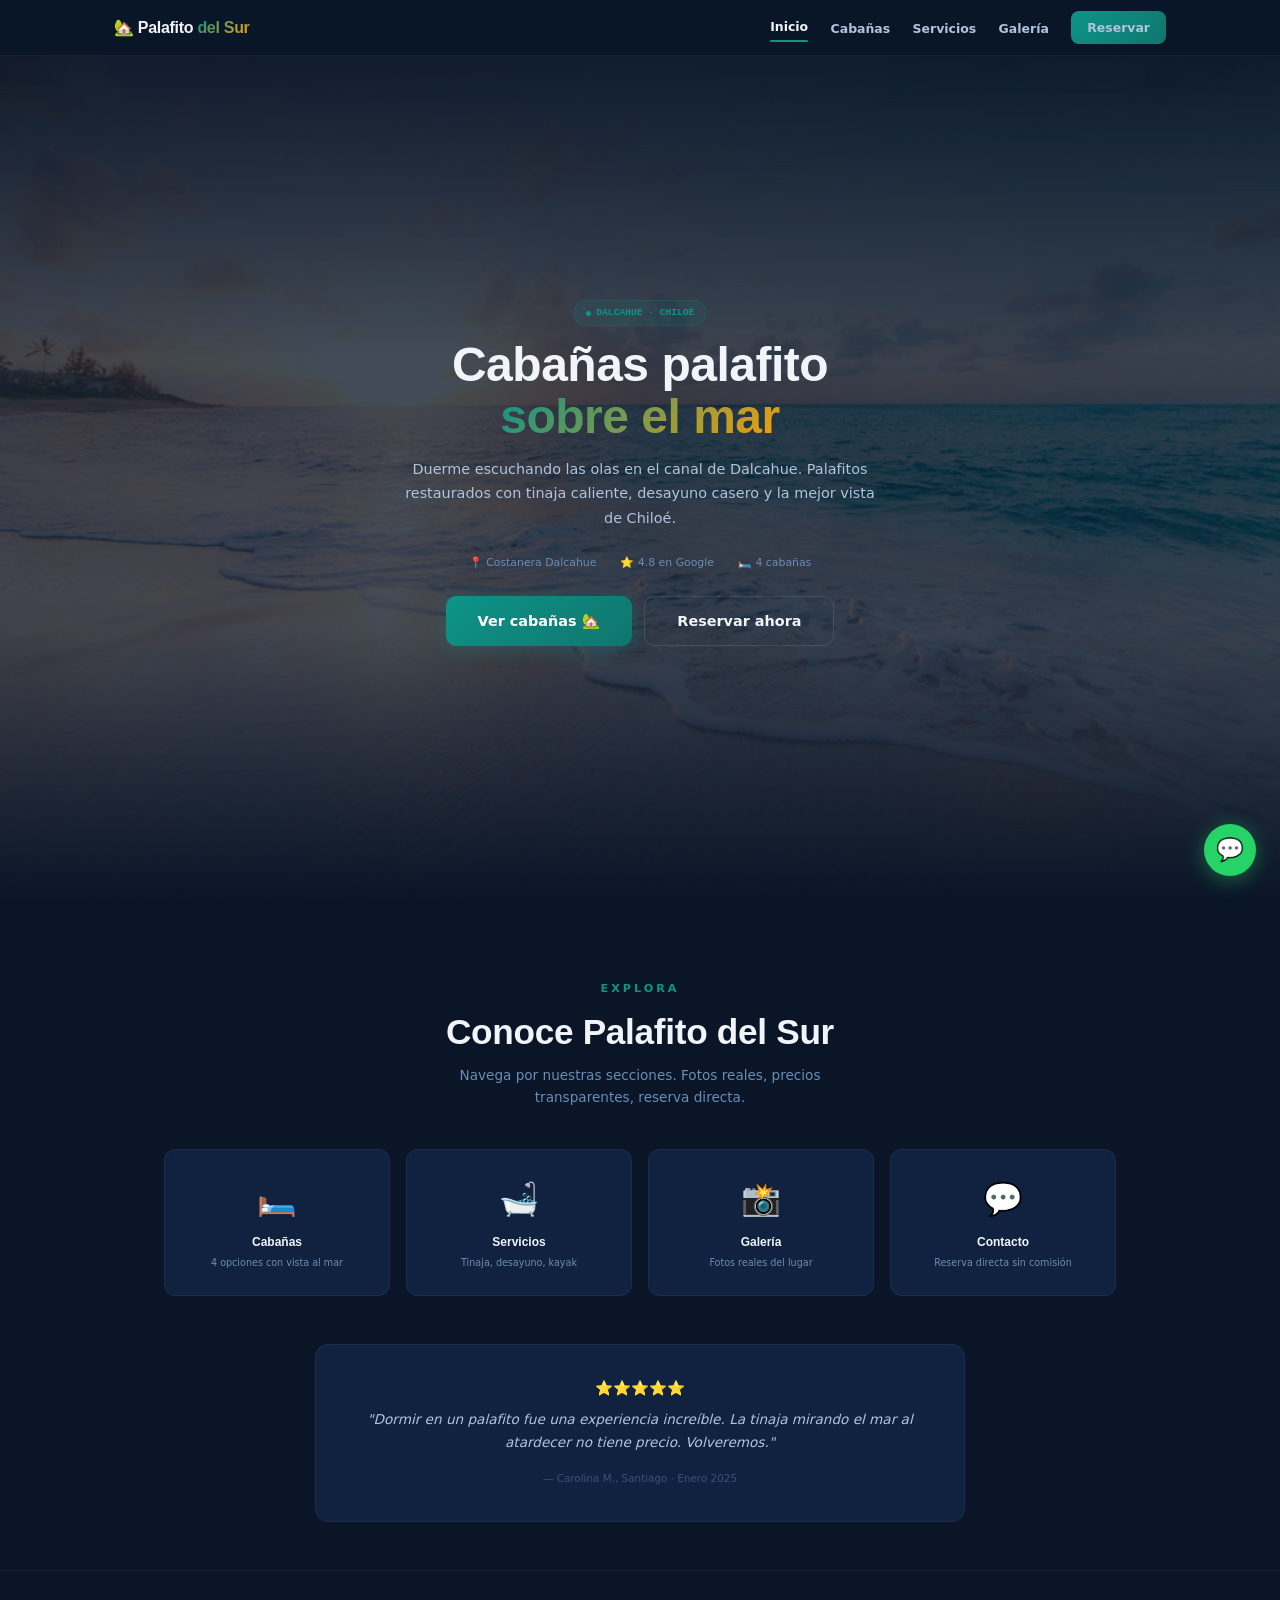
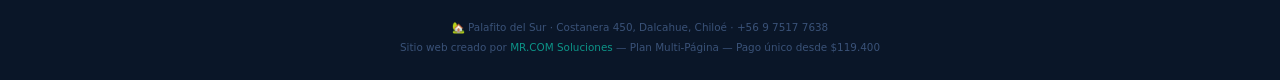
<file: index.html>
<!DOCTYPE html>
<html lang="es">
<head>
<meta charset="UTF-8">
<meta name="viewport" content="width=device-width,initial-scale=1.0">
<meta name="theme-color" content="#0A1628">
<meta name="description" content="Palafito del Sur — Cabañas con palafito sobre el mar en Dalcahue, Chiloé. Desayuno, tinaja y vista al canal.">
<meta property="og:title" content="Palafito del Sur · Cabañas en Dalcahue, Chiloé">
<meta property="og:description" content="Cabañas palafito sobre el canal de Dalcahue. Descanso con vista al mar.">
<title>Palafito del Sur · Cabañas en Dalcahue, Chiloé</title>
<link rel="stylesheet" href="style.css">
<style>
.h{min-height:100vh;display:flex;align-items:center;justify-content:center;padding:76px 1.5rem 2rem;text-align:center;position:relative}
.h::before{content:'';position:absolute;inset:0;background:url('assets/hero-bg.webp') center/cover no-repeat;opacity:.25;z-index:0}
.h::after{content:'';position:absolute;inset:0;background:linear-gradient(180deg,var(--bg) 0%,transparent 40%,transparent 70%,var(--bg) 100%);z-index:0}
.hc{max-width:700px;position:relative;z-index:1}
.hbadge{display:inline-flex;align-items:center;gap:.35rem;background:rgba(13,148,136,.1);border:1px solid var(--ba);padding:.25rem .7rem;border-radius:12px;font-size:.6rem;font-weight:600;color:var(--r);margin-bottom:.8rem;font-family:var(--fm)}
.hbadge .dot{width:5px;height:5px;border-radius:50%;background:var(--r);animation:pulse 2s infinite}@keyframes pulse{0%,100%{opacity:1}50%{opacity:.3}}
.hh{font-size:clamp(1.8rem,4.5vw,3rem);font-weight:900;line-height:1.1;letter-spacing:-.5px;margin-bottom:.8rem;font-family:var(--fd)}
.hh em{font-style:normal;background:var(--gh);-webkit-background-clip:text;-webkit-text-fill-color:transparent;background-clip:text}
.hp{font-size:.9rem;color:var(--t2);max-width:480px;margin:0 auto 1.5rem;line-height:1.7}
.hb{display:flex;gap:.8rem;justify-content:center;flex-wrap:wrap}
.hinfo{display:flex;gap:1.5rem;justify-content:center;flex-wrap:wrap;margin-bottom:1.5rem;font-size:.68rem;color:var(--t3)}
.hinfo span{display:flex;align-items:center;gap:.3rem}

.quick-links{display:grid;grid-template-columns:repeat(4,1fr);gap:1rem;margin-bottom:2rem}
.ql{background:var(--s);border:1px solid var(--b);border-radius:12px;padding:1.5rem .8rem;text-align:center;text-decoration:none;color:var(--t);transition:var(--tr)}
.ql:hover{transform:translateY(-3px);border-color:var(--ba);box-shadow:0 8px 25px rgba(0,0,0,.4)}
.ql .icon{font-size:2rem;margin-bottom:.5rem}
.ql h3{font-size:.75rem;font-weight:700;font-family:var(--fd)}
.ql p{font-size:.6rem;color:var(--t3);margin-top:.2rem}

.testimonial{background:var(--s);border:1px solid var(--b);border-radius:14px;padding:2rem;max-width:650px;margin:3rem auto 0;text-align:center}
.testimonial .stars{color:var(--o);font-size:.9rem;margin-bottom:.5rem}
.testimonial blockquote{font-size:.85rem;color:var(--t2);line-height:1.7;font-style:italic;margin-bottom:.6rem}
.testimonial cite{font-size:.65rem;color:var(--t4);font-style:normal}

@media(max-width:700px){.quick-links{grid-template-columns:repeat(2,1fr)}}
@media(max-width:600px){.hh{font-size:1.5rem}.hp{font-size:.78rem}.hb{flex-direction:column;align-items:stretch}.bt{justify-content:center}.bt-o{order:2}}
@media(max-width:400px){.hh{font-size:1.25rem}.hinfo{gap:.5rem}.quick-links{grid-template-columns:1fr}}
</style>
</head>
<body>

<nav class="n">
  <div class="nc">
    <a href="index.html" class="nl">🏡 Palafito <span>del Sur</span></a>
    <ul class="nm" id="menu">
      <li class="mc" onclick="toggleMenu()">✕</li>
      <li><a href="index.html" class="active">Inicio</a></li>
      <li><a href="cabanas.html">Cabañas</a></li>
      <li><a href="servicios.html">Servicios</a></li>
      <li><a href="galeria.html">Galería</a></li>
      <li><a href="contacto.html" class="nb">Reservar</a></li>
    </ul>
    <button class="nh" onclick="toggleMenu()" aria-label="Menú">☰</button>
  </div>
</nav>

<section class="h" id="inicio">
  <div class="hc">
    <div class="hbadge"><span class="dot"></span> DALCAHUE · CHILOÉ</div>
    <h1 class="hh">Cabañas palafito<br><em>sobre el mar</em></h1>
    <p class="hp">Duerme escuchando las olas en el canal de Dalcahue. Palafitos restaurados con tinaja caliente, desayuno casero y la mejor vista de Chiloé.</p>
    <div class="hinfo">
      <span>📍 Costanera Dalcahue</span>
      <span>⭐ 4.8 en Google</span>
      <span>🛏️ 4 cabañas</span>
    </div>
    <div class="hb">
      <a href="cabanas.html" class="bt bt-p bt-lg">Ver cabañas 🏡</a>
      <a href="contacto.html" class="bt bt-o bt-lg">Reservar ahora</a>
    </div>
  </div>
</section>

<section class="sc">
  <div class="sh">
    <div class="sl">Explora</div>
    <h2>Conoce Palafito del Sur</h2>
    <p>Navega por nuestras secciones. Fotos reales, precios transparentes, reserva directa.</p>
  </div>
  <div class="quick-links">
    <a href="cabanas.html" class="ql"><div class="icon">🛏️</div><h3>Cabañas</h3><p>4 opciones con vista al mar</p></a>
    <a href="servicios.html" class="ql"><div class="icon">🛁</div><h3>Servicios</h3><p>Tinaja, desayuno, kayak</p></a>
    <a href="galeria.html" class="ql"><div class="icon">📸</div><h3>Galería</h3><p>Fotos reales del lugar</p></a>
    <a href="contacto.html" class="ql"><div class="icon">💬</div><h3>Contacto</h3><p>Reserva directa sin comisión</p></a>
  </div>

  <div class="testimonial">
    <div class="stars">⭐⭐⭐⭐⭐</div>
    <blockquote>"Dormir en un palafito fue una experiencia increíble. La tinaja mirando el mar al atardecer no tiene precio. Volveremos."</blockquote>
    <cite>— Carolina M., Santiago · Enero 2025</cite>
  </div>
</section>

<footer class="ft">
  <p>🏡 Palafito del Sur · Costanera 450, Dalcahue, Chiloé · +56 9 7517 7638</p>
  <p>Sitio web creado por <a href="https://mr.mrcomsoluciones.cl">MR.COM Soluciones</a> — Plan Multi-Página — Pago único desde $119.400</p>
</footer>

<a href="https://wa.me/56975177638?text=Hola%20Palafito%20del%20Sur" target="_blank" class="wsp" aria-label="WhatsApp">💬</a>
<script src="script.js"></script>
</body>
</html>
</file>
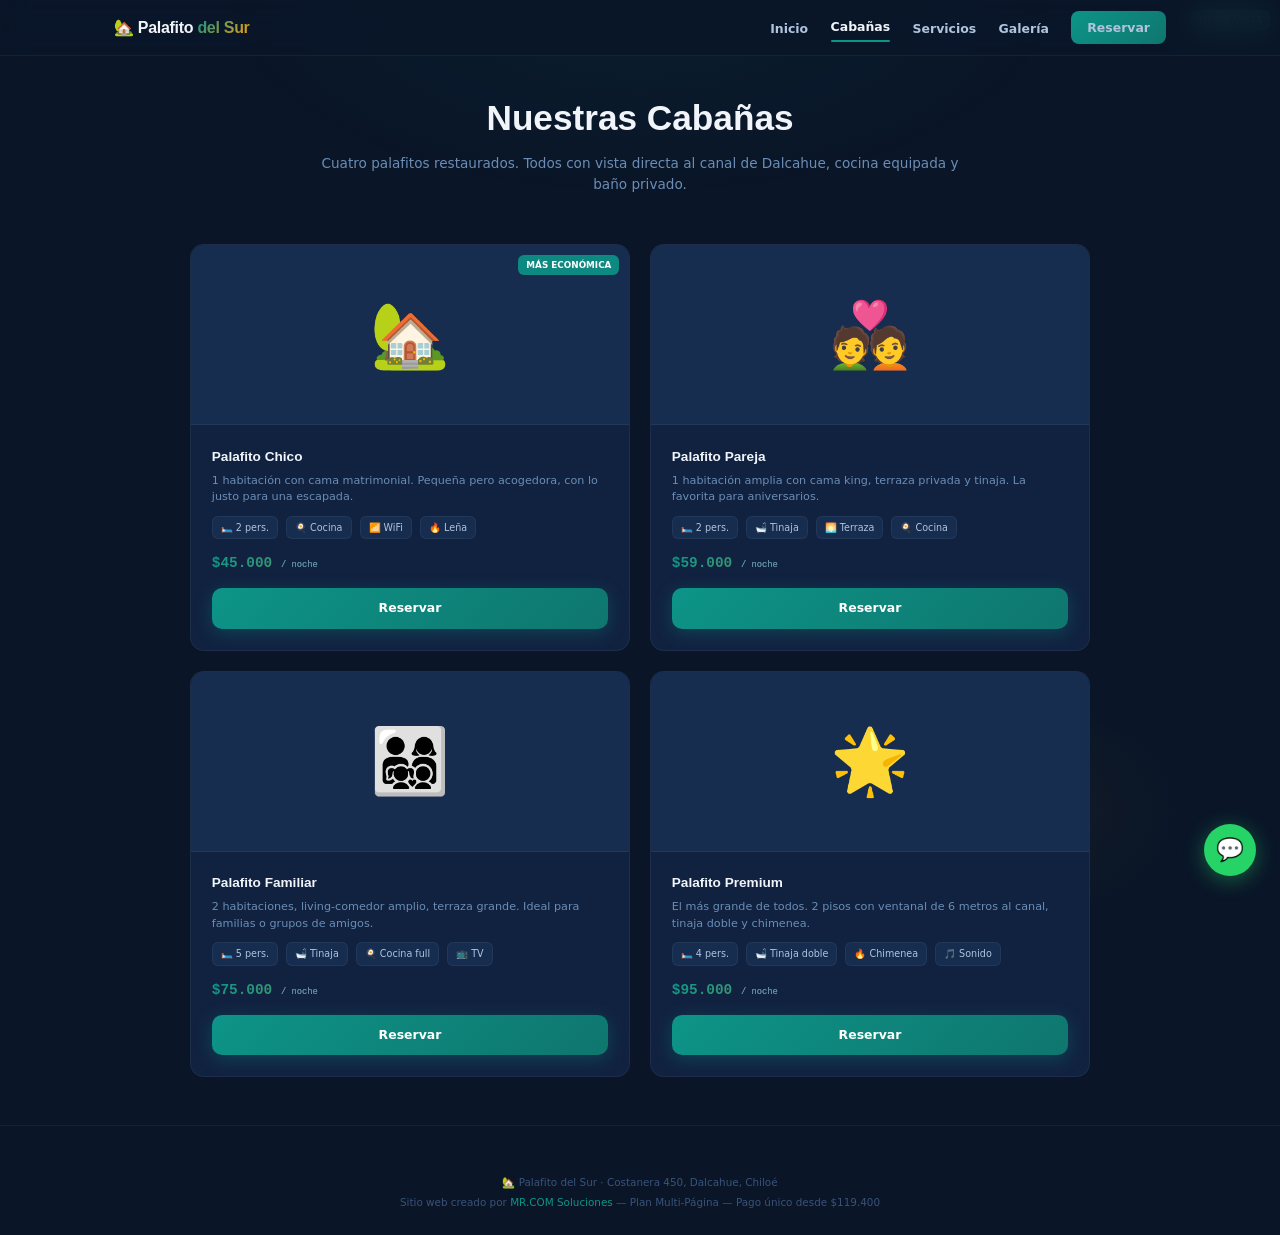
<file: cabanas.html>
<!DOCTYPE html>
<html lang="es">
<head>
<meta charset="UTF-8">
<meta name="viewport" content="width=device-width,initial-scale=1.0">
<meta name="theme-color" content="#0A1628">
<meta name="description" content="Cabañas Palafito del Sur — 4 cabañas con vista al canal de Dalcahue. Desde $45.000 la noche.">
<title>Cabañas · Palafito del Sur</title>
<link rel="stylesheet" href="style.css">
<style>
.page-hero{padding:90px 1.5rem 2rem;text-align:center;max-width:700px;margin:0 auto}
.page-hero h1{font-size:clamp(1.5rem,4vw,2.2rem);font-weight:800;font-family:var(--fd)}
.page-hero p{color:var(--t3);font-size:.85rem;margin-top:.4rem}

.cg{display:grid;grid-template-columns:repeat(2,1fr);gap:1.25rem;max-width:900px;margin:0 auto}
.card{background:var(--s);border:1px solid var(--b);border-radius:14px;overflow:hidden;transition:var(--tr)}
.card:hover{transform:translateY(-3px);border-color:var(--ba);box-shadow:0 8px 25px rgba(0,0,0,.5)}
.card-img{height:180px;background:var(--s2);display:flex;align-items:center;justify-content:center;font-size:4rem;border-bottom:1px solid var(--b)}
.card-body{padding:1.3rem}
.card-body h3{font-size:.85rem;font-weight:700;font-family:var(--fd);margin-bottom:.3rem}
.card-body p{font-size:.7rem;color:var(--t3);margin-bottom:.6rem;line-height:1.5}
.card-body ul{list-style:none;display:flex;flex-wrap:wrap;gap:.5rem;margin-bottom:.8rem}
.card-body ul li{font-size:.6rem;background:var(--s2);border:1px solid var(--b);padding:.2rem .5rem;border-radius:6px;color:var(--t2)}
.card-body .price{font-size:.9rem;font-weight:900;font-family:var(--fm);background:var(--gh);-webkit-background-clip:text;-webkit-text-fill-color:transparent;background-clip:text}
.card-body .price small{font-size:.55rem;color:var(--t3);-webkit-text-fill-color:var(--t3);font-weight:400}
.card-body .btn-row{display:flex;gap:.5rem;margin-top:.8rem}
.card-body .btn-row .bt{flex:1;text-align:center;justify-content:center}
.card-tag{position:absolute;top:.6rem;right:.6rem;background:rgba(13,148,136,.9);color:#fff;font-size:.55rem;font-weight:700;padding:.2rem .5rem;border-radius:6px}
.card-img{position:relative}
@media(max-width:700px){.cg{grid-template-columns:1fr}}
</style>
</head>
<body>

<nav class="n">
  <div class="nc">
    <a href="index.html" class="nl">🏡 Palafito <span>del Sur</span></a>
    <ul class="nm" id="menu">
      <li class="mc" onclick="toggleMenu()">✕</li>
      <li><a href="index.html">Inicio</a></li>
      <li><a href="cabanas.html" class="active">Cabañas</a></li>
      <li><a href="servicios.html">Servicios</a></li>
      <li><a href="galeria.html">Galería</a></li>
      <li><a href="contacto.html" class="nb">Reservar</a></li>
    </ul>
    <button class="nh" onclick="toggleMenu()" aria-label="Menú">☰</button>
  </div>
</nav>

<div class="page-hero">
  <h1>Nuestras Cabañas</h1>
  <p>Cuatro palafitos restaurados. Todos con vista directa al canal de Dalcahue, cocina equipada y baño privado.</p>
</div>

<section class="sc" style="padding-top:1rem">
  <div class="cg">
    <div class="card">
      <div class="card-img">🏡<div class="card-tag">MÁS ECONÓMICA</div></div>
      <div class="card-body">
        <h3>Palafito Chico</h3>
        <p>1 habitación con cama matrimonial. Pequeña pero acogedora, con lo justo para una escapada.</p>
        <ul><li>🛏️ 2 pers.</li><li>🍳 Cocina</li><li>📶 WiFi</li><li>🔥 Leña</li></ul>
        <div class="price">$45.000 <small>/ noche</small></div>
        <div class="btn-row">
          <a href="contacto.html" class="bt bt-p">Reservar</a>
        </div>
      </div>
    </div>
    <div class="card">
      <div class="card-img">💑</div>
      <div class="card-body">
        <h3>Palafito Pareja</h3>
        <p>1 habitación amplia con cama king, terraza privada y tinaja. La favorita para aniversarios.</p>
        <ul><li>🛏️ 2 pers.</li><li>🛁 Tinaja</li><li>🌅 Terraza</li><li>🍳 Cocina</li></ul>
        <div class="price">$59.000 <small>/ noche</small></div>
        <div class="btn-row">
          <a href="contacto.html" class="bt bt-p">Reservar</a>
        </div>
      </div>
    </div>
    <div class="card">
      <div class="card-img">👨‍👩‍👧‍👦</div>
      <div class="card-body">
        <h3>Palafito Familiar</h3>
        <p>2 habitaciones, living-comedor amplio, terraza grande. Ideal para familias o grupos de amigos.</p>
        <ul><li>🛏️ 5 pers.</li><li>🛁 Tinaja</li><li>🍳 Cocina full</li><li>📺 TV</li></ul>
        <div class="price">$75.000 <small>/ noche</small></div>
        <div class="btn-row">
          <a href="contacto.html" class="bt bt-p">Reservar</a>
        </div>
      </div>
    </div>
    <div class="card">
      <div class="card-img">🌟</div>
      <div class="card-body">
        <div class="card-tag">MEJOR VISTA</div>
        <h3>Palafito Premium</h3>
        <p>El más grande de todos. 2 pisos con ventanal de 6 metros al canal, tinaja doble y chimenea.</p>
        <ul><li>🛏️ 4 pers.</li><li>🛁 Tinaja doble</li><li>🔥 Chimenea</li><li>🎵 Sonido</li></ul>
        <div class="price">$95.000 <small>/ noche</small></div>
        <div class="btn-row">
          <a href="contacto.html" class="bt bt-p">Reservar</a>
        </div>
      </div>
    </div>
  </div>
</section>

<footer class="ft">
  <p>🏡 Palafito del Sur · Costanera 450, Dalcahue, Chiloé</p>
  <p>Sitio web creado por <a href="https://mr.mrcomsoluciones.cl">MR.COM Soluciones</a> — Plan Multi-Página — Pago único desde $119.400</p>
</footer>

<a href="https://wa.me/56975177638?text=Hola%20Palafito%20del%20Sur" target="_blank" class="wsp" aria-label="WhatsApp">💬</a>
<script src="script.js"></script>
</body>
</html>
</file>
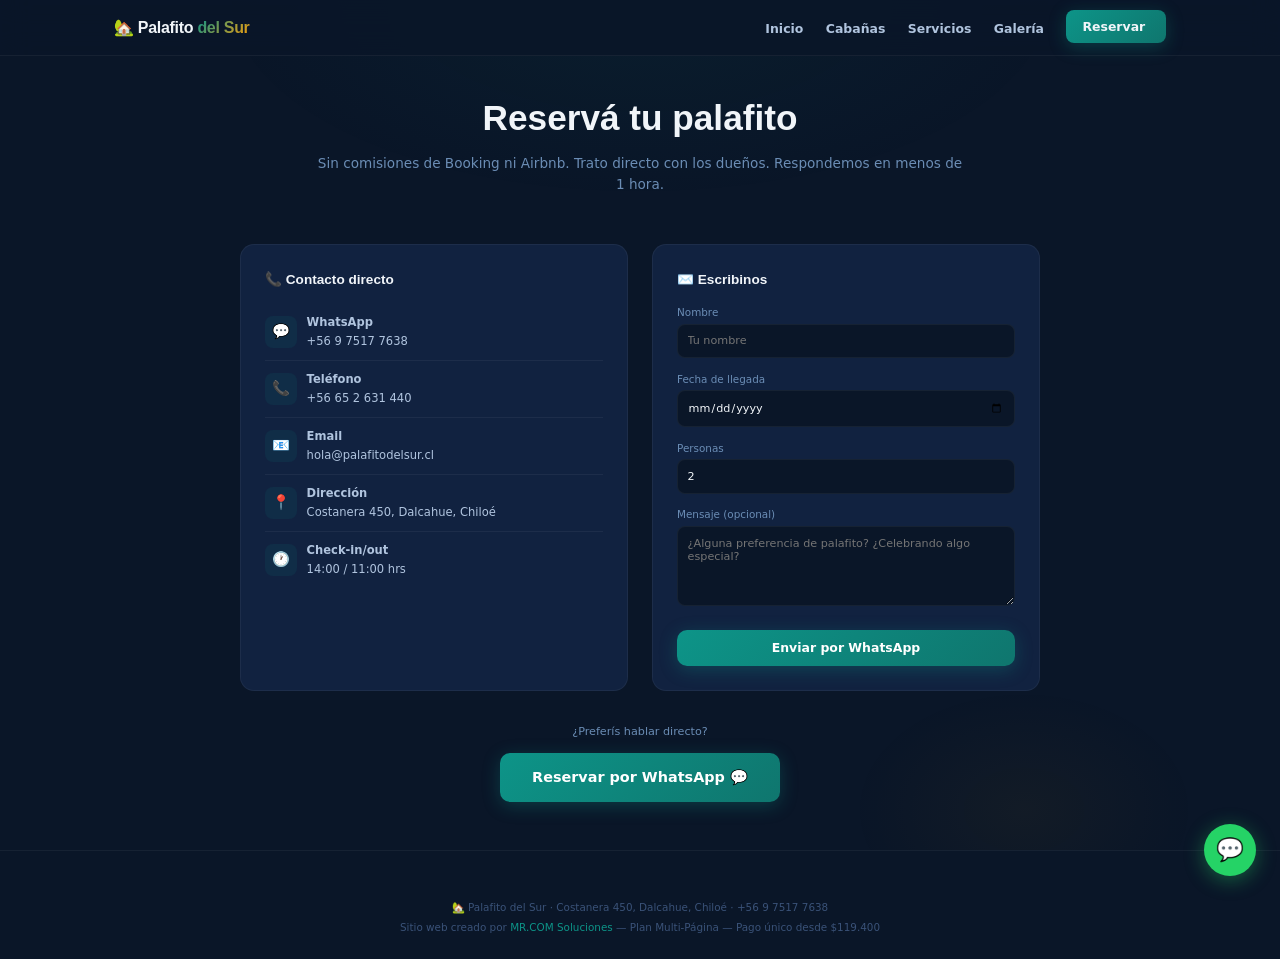
<file: contacto.html>
<!DOCTYPE html>
<html lang="es">
<head>
<meta charset="UTF-8">
<meta name="viewport" content="width=device-width,initial-scale=1.0">
<meta name="theme-color" content="#0A1628">
<meta name="description" content="Contacto Palafito del Sur — Reserva directa sin comisiones. WhatsApp, teléfono y formulario.">
<title>Contacto · Palafito del Sur</title>
<link rel="stylesheet" href="style.css">
<style>
.page-hero{padding:90px 1.5rem 2rem;text-align:center;max-width:700px;margin:0 auto}
.page-hero h1{font-size:clamp(1.5rem,4vw,2.2rem);font-weight:800;font-family:var(--fd)}
.page-hero p{color:var(--t3);font-size:.85rem;margin-top:.4rem}

.contact-grid{display:grid;grid-template-columns:1fr 1fr;gap:1.5rem;max-width:800px;margin:0 auto}
.contact-info{background:var(--s);border:1px solid var(--b);border-radius:14px;padding:1.5rem}
.contact-info h3{font-size:.85rem;font-weight:700;font-family:var(--fd);margin-bottom:.8rem}
.contact-info .item{display:flex;align-items:center;gap:.6rem;padding:.6rem 0;border-bottom:1px solid var(--b);font-size:.72rem;color:var(--t2)}
.contact-info .item:last-child{border:none}
.contact-info .item .icon{width:32px;height:32px;background:rgba(13,148,136,.1);border-radius:8px;display:flex;align-items:center;justify-content:center;font-size:.9rem;flex-shrink:0}

.contact-form{background:var(--s);border:1px solid var(--b);border-radius:14px;padding:1.5rem}
.contact-form h3{font-size:.85rem;font-weight:700;font-family:var(--fd);margin-bottom:.8rem}
.contact-form label{display:block;font-size:.65rem;color:var(--t3);margin-bottom:.2rem;margin-top:.8rem}
.contact-form input,.contact-form textarea{width:100%;background:var(--bg);border:1px solid var(--b);border-radius:8px;padding:.6rem;color:var(--t);font-family:var(--fb);font-size:.7rem}
.contact-form input:focus,.contact-form textarea:focus{outline:none;border-color:var(--r)}
.contact-form textarea{height:80px;resize:vertical}
.contact-form .bt{width:100%;margin-top:1rem;justify-content:center}
.contact-form label:first-child{margin-top:0}

.cta-bottom{text-align:center;margin-top:2rem}
.cta-bottom .bt{font-size:.9rem!important;padding:.8rem 2rem!important}

@media(max-width:700px){.contact-grid{grid-template-columns:1fr}}
</style>
</head>
<body>

<nav class="n">
  <div class="nc">
    <a href="index.html" class="nl">🏡 Palafito <span>del Sur</span></a>
    <ul class="nm" id="menu">
      <li class="mc" onclick="toggleMenu()">✕</li>
      <li><a href="index.html">Inicio</a></li>
      <li><a href="cabanas.html">Cabañas</a></li>
      <li><a href="servicios.html">Servicios</a></li>
      <li><a href="galeria.html">Galería</a></li>
      <li><a href="contacto.html" class="nb active">Reservar</a></li>
    </ul>
    <button class="nh" onclick="toggleMenu()" aria-label="Menú">☰</button>
  </div>
</nav>

<div class="page-hero">
  <h1>Reservá tu palafito</h1>
  <p>Sin comisiones de Booking ni Airbnb. Trato directo con los dueños. Respondemos en menos de 1 hora.</p>
</div>

<section class="sc" style="padding-top:1rem">
  <div class="contact-grid">
    <div class="contact-info">
      <h3>📞 Contacto directo</h3>
      <div class="item"><div class="icon">💬</div><div><strong>WhatsApp</strong><br>+56 9 7517 7638</div></div>
      <div class="item"><div class="icon">📞</div><div><strong>Teléfono</strong><br>+56 65 2 631 440</div></div>
      <div class="item"><div class="icon">📧</div><div><strong>Email</strong><br>hola@palafitodelsur.cl</div></div>
      <div class="item"><div class="icon">📍</div><div><strong>Dirección</strong><br>Costanera 450, Dalcahue, Chiloé</div></div>
      <div class="item"><div class="icon">🕐</div><div><strong>Check-in/out</strong><br>14:00 / 11:00 hrs</div></div>
    </div>
    <div class="contact-form">
      <h3>✉️ Escribinos</h3>
      <form onsubmit="event.preventDefault();window.open('https://wa.me/56975177638?text=Hola%20Palafito%20del%20Sur,%20quiero%20reservar%20del%20'+document.getElementById('fecha').value+'.%20Somos%20'+document.getElementById('personas').value+'%20personas.','_blank')">
        <label>Nombre</label>
        <input type="text" placeholder="Tu nombre" required>
        <label>Fecha de llegada</label>
        <input type="date" id="fecha" required>
        <label>Personas</label>
        <input type="number" id="personas" min="1" max="10" value="2" required>
        <label>Mensaje (opcional)</label>
        <textarea placeholder="¿Alguna preferencia de palafito? ¿Celebrando algo especial?"></textarea>
        <button type="submit" class="bt bt-p">Enviar por WhatsApp</button>
      </form>
    </div>
  </div>

  <div class="cta-bottom">
    <p style="font-size:.7rem;color:var(--t3);margin-bottom:.8rem">¿Preferís hablar directo?</p>
    <a href="https://wa.me/56975177638?text=Hola%20Palafito%20del%20Sur,%20quiero%20reservar" target="_blank" class="bt bt-p">Reservar por WhatsApp 💬</a>
  </div>
</section>

<footer class="ft">
  <p>🏡 Palafito del Sur · Costanera 450, Dalcahue, Chiloé · +56 9 7517 7638</p>
  <p>Sitio web creado por <a href="https://mr.mrcomsoluciones.cl">MR.COM Soluciones</a> — Plan Multi-Página — Pago único desde $119.400</p>
</footer>

<a href="https://wa.me/56975177638?text=Hola%20Palafito%20del%20Sur" target="_blank" class="wsp" aria-label="WhatsApp">💬</a>
<script src="script.js"></script>
</body>
</html>
</file>
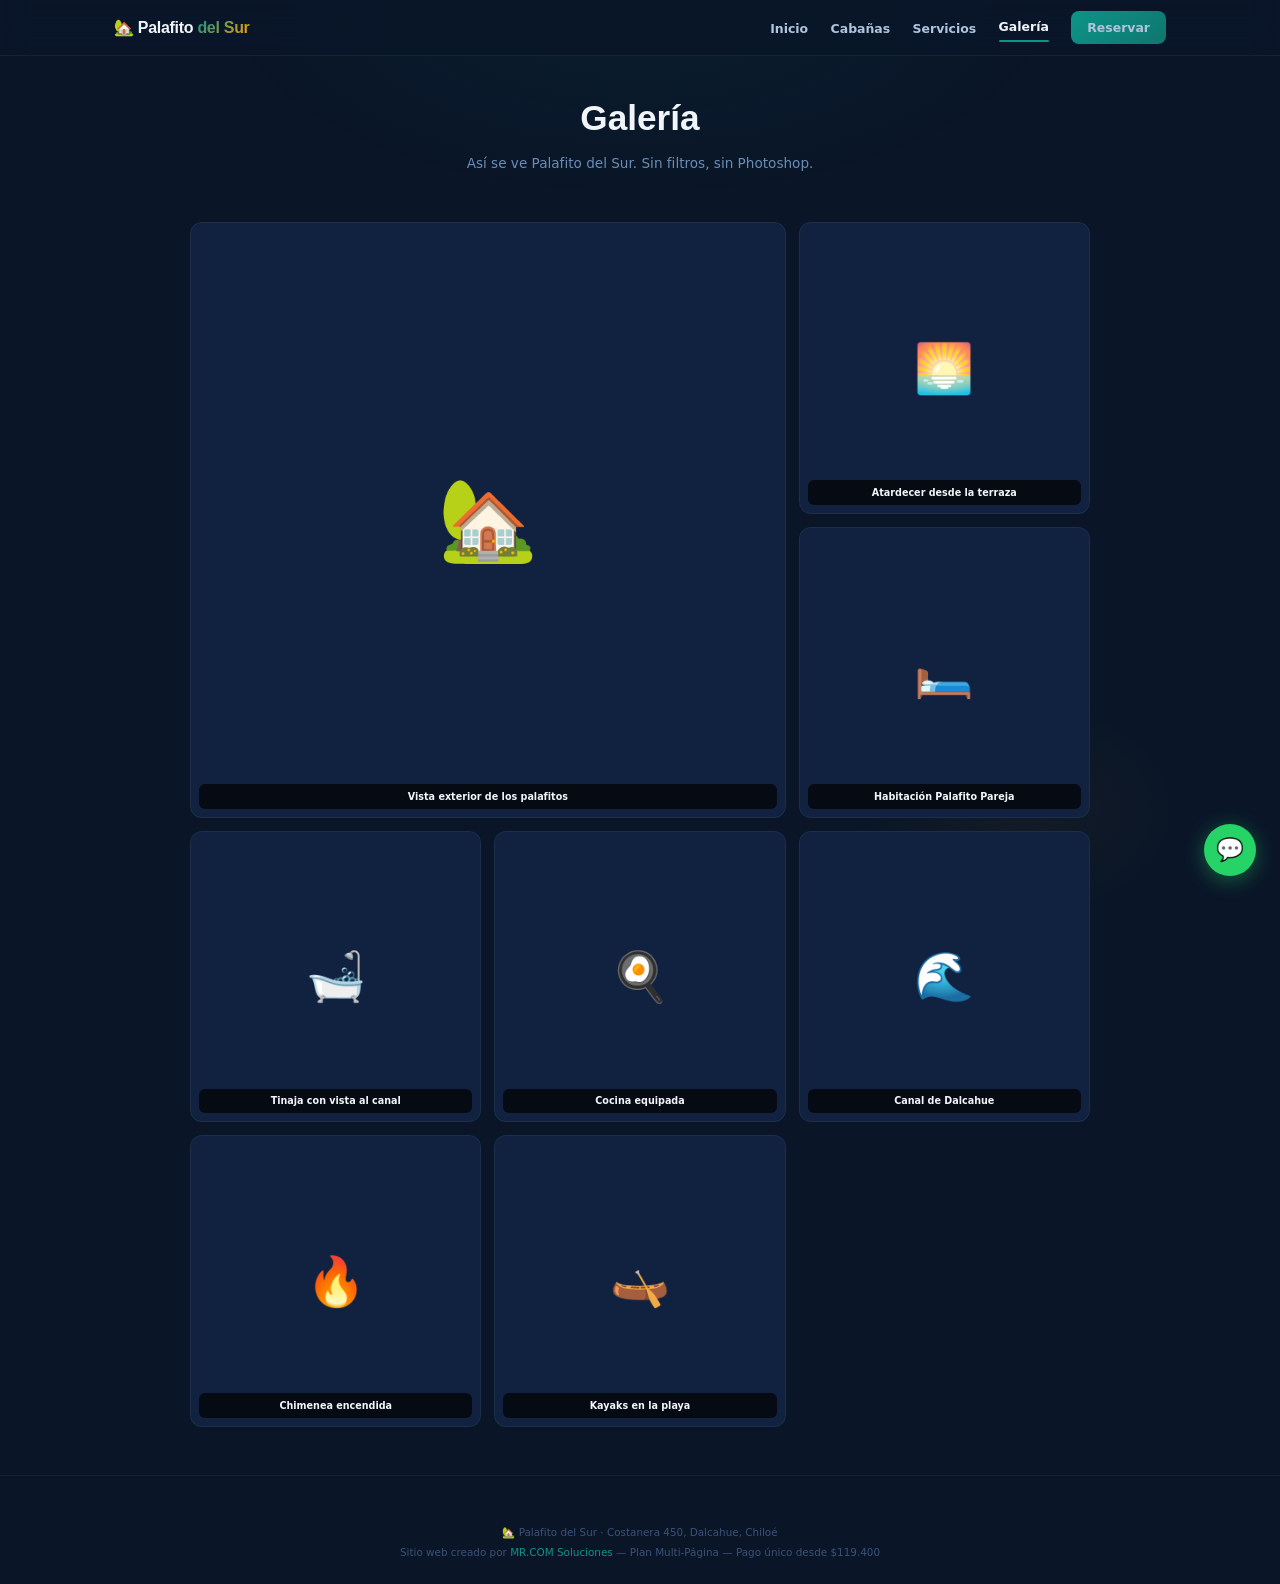
<file: galeria.html>
<!DOCTYPE html>
<html lang="es">
<head>
<meta charset="UTF-8">
<meta name="viewport" content="width=device-width,initial-scale=1.0">
<meta name="theme-color" content="#0A1628">
<meta name="description" content="Galería Palafito del Sur — Fotos reales de nuestras cabañas, el canal de Dalcahue y el entorno.">
<title>Galería · Palafito del Sur</title>
<link rel="stylesheet" href="style.css">
<style>
.page-hero{padding:90px 1.5rem 2rem;text-align:center;max-width:700px;margin:0 auto}
.page-hero h1{font-size:clamp(1.5rem,4vw,2.2rem);font-weight:800;font-family:var(--fd)}
.page-hero p{color:var(--t3);font-size:.85rem;margin-top:.4rem}

.gal{display:grid;grid-template-columns:repeat(3,1fr);gap:.8rem;max-width:900px;margin:0 auto}
.gal-item{aspect-ratio:1;background:var(--s);border:1px solid var(--b);border-radius:12px;display:flex;align-items:center;justify-content:center;font-size:3rem;transition:var(--tr);overflow:hidden;position:relative}
.gal-item:hover{transform:scale(1.03);border-color:var(--ba)}
.gal-item.big{grid-column:span 2;grid-row:span 2;font-size:5rem}
.gal-label{position:absolute;bottom:.5rem;left:.5rem;right:.5rem;background:rgba(0,0,0,.7);color:var(--t);font-size:.6rem;font-weight:600;padding:.3rem .5rem;border-radius:6px;text-align:center}
@media(max-width:600px){.gal{grid-template-columns:repeat(2,1fr)}.gal-item.big{grid-column:span 2;grid-row:span 1;aspect-ratio:2/1}}
</style>
</head>
<body>

<nav class="n">
  <div class="nc">
    <a href="index.html" class="nl">🏡 Palafito <span>del Sur</span></a>
    <ul class="nm" id="menu">
      <li class="mc" onclick="toggleMenu()">✕</li>
      <li><a href="index.html">Inicio</a></li>
      <li><a href="cabanas.html">Cabañas</a></li>
      <li><a href="servicios.html">Servicios</a></li>
      <li><a href="galeria.html" class="active">Galería</a></li>
      <li><a href="contacto.html" class="nb">Reservar</a></li>
    </ul>
    <button class="nh" onclick="toggleMenu()" aria-label="Menú">☰</button>
  </div>
</nav>

<div class="page-hero">
  <h1>Galería</h1>
  <p>Así se ve Palafito del Sur. Sin filtros, sin Photoshop.</p>
</div>

<section class="sc" style="padding-top:1rem">
  <div class="gal">
    <div class="gal-item big">🏡<div class="gal-label">Vista exterior de los palafitos</div></div>
    <div class="gal-item">🌅<div class="gal-label">Atardecer desde la terraza</div></div>
    <div class="gal-item">🛏️<div class="gal-label">Habitación Palafito Pareja</div></div>
    <div class="gal-item">🛁<div class="gal-label">Tinaja con vista al canal</div></div>
    <div class="gal-item">🍳<div class="gal-label">Cocina equipada</div></div>
    <div class="gal-item">🌊<div class="gal-label">Canal de Dalcahue</div></div>
    <div class="gal-item">🔥<div class="gal-label">Chimenea encendida</div></div>
    <div class="gal-item">🛶<div class="gal-label">Kayaks en la playa</div></div>
  </div>
</section>

<footer class="ft">
  <p>🏡 Palafito del Sur · Costanera 450, Dalcahue, Chiloé</p>
  <p>Sitio web creado por <a href="https://mr.mrcomsoluciones.cl">MR.COM Soluciones</a> — Plan Multi-Página — Pago único desde $119.400</p>
</footer>

<a href="https://wa.me/56975177638?text=Hola%20Palafito%20del%20Sur" target="_blank" class="wsp" aria-label="WhatsApp">💬</a>
<script src="script.js"></script>
</body>
</html>
</file>
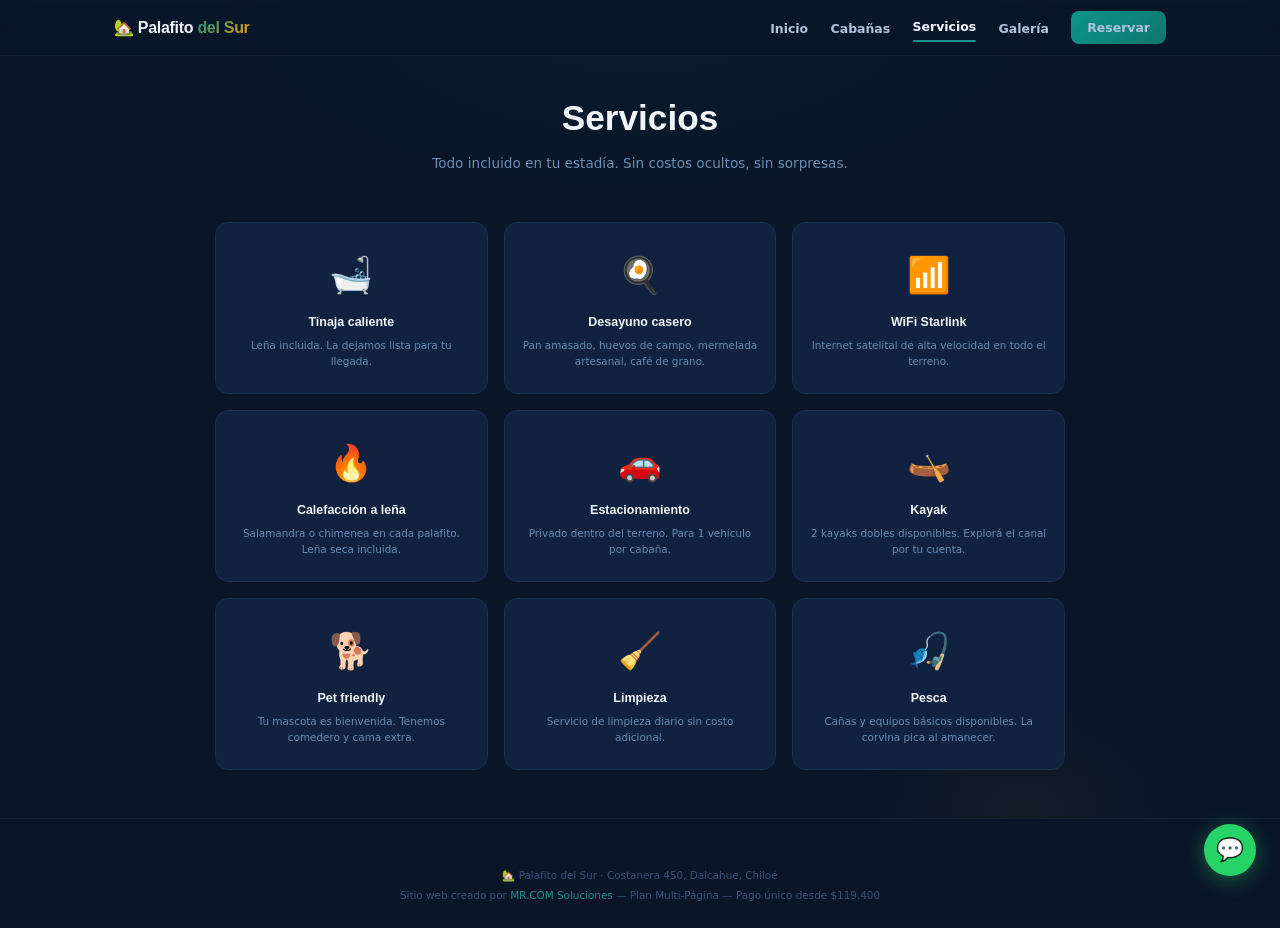
<file: servicios.html>
<!DOCTYPE html>
<html lang="es">
<head>
<meta charset="UTF-8">
<meta name="viewport" content="width=device-width,initial-scale=1.0">
<meta name="theme-color" content="#0A1628">
<meta name="description" content="Servicios Palafito del Sur — Tinaja caliente, desayuno, WiFi Starlink, kayak y más.">
<title>Servicios · Palafito del Sur</title>
<link rel="stylesheet" href="style.css">
<style>
.page-hero{padding:90px 1.5rem 2rem;text-align:center;max-width:700px;margin:0 auto}
.page-hero h1{font-size:clamp(1.5rem,4vw,2.2rem);font-weight:800;font-family:var(--fd)}
.page-hero p{color:var(--t3);font-size:.85rem;margin-top:.4rem}

.sg{display:grid;grid-template-columns:repeat(3,1fr);gap:1rem;max-width:850px;margin:0 auto}
.svc{background:var(--s);border:1px solid var(--b);border-radius:14px;padding:1.5rem 1rem;text-align:center;transition:var(--tr)}
.svc:hover{border-color:var(--ba);transform:translateY(-2px)}
.svc .icon{font-size:2.2rem;margin-bottom:.6rem}
.svc h4{font-size:.78rem;font-weight:700;font-family:var(--fd);margin-bottom:.3rem}
.svc p{font-size:.65rem;color:var(--t3);line-height:1.5}
@media(max-width:700px){.sg{grid-template-columns:repeat(2,1fr)}}
@media(max-width:400px){.sg{grid-template-columns:1fr}}
</style>
</head>
<body>

<nav class="n">
  <div class="nc">
    <a href="index.html" class="nl">🏡 Palafito <span>del Sur</span></a>
    <ul class="nm" id="menu">
      <li class="mc" onclick="toggleMenu()">✕</li>
      <li><a href="index.html">Inicio</a></li>
      <li><a href="cabanas.html">Cabañas</a></li>
      <li><a href="servicios.html" class="active">Servicios</a></li>
      <li><a href="galeria.html">Galería</a></li>
      <li><a href="contacto.html" class="nb">Reservar</a></li>
    </ul>
    <button class="nh" onclick="toggleMenu()" aria-label="Menú">☰</button>
  </div>
</nav>

<div class="page-hero">
  <h1>Servicios</h1>
  <p>Todo incluido en tu estadía. Sin costos ocultos, sin sorpresas.</p>
</div>

<section class="sc" style="padding-top:1rem">
  <div class="sg">
    <div class="svc"><div class="icon">🛁</div><h4>Tinaja caliente</h4><p>Leña incluida. La dejamos lista para tu llegada.</p></div>
    <div class="svc"><div class="icon">🍳</div><h4>Desayuno casero</h4><p>Pan amasado, huevos de campo, mermelada artesanal, café de grano.</p></div>
    <div class="svc"><div class="icon">📶</div><h4>WiFi Starlink</h4><p>Internet satelital de alta velocidad en todo el terreno.</p></div>
    <div class="svc"><div class="icon">🔥</div><h4>Calefacción a leña</h4><p>Salamandra o chimenea en cada palafito. Leña seca incluida.</p></div>
    <div class="svc"><div class="icon">🚗</div><h4>Estacionamiento</h4><p>Privado dentro del terreno. Para 1 vehículo por cabaña.</p></div>
    <div class="svc"><div class="icon">🛶</div><h4>Kayak</h4><p>2 kayaks dobles disponibles. Explorá el canal por tu cuenta.</p></div>
    <div class="svc"><div class="icon">🐕</div><h4>Pet friendly</h4><p>Tu mascota es bienvenida. Tenemos comedero y cama extra.</p></div>
    <div class="svc"><div class="icon">🧹</div><h4>Limpieza</h4><p>Servicio de limpieza diario sin costo adicional.</p></div>
    <div class="svc"><div class="icon">🎣</div><h4>Pesca</h4><p>Cañas y equipos básicos disponibles. La corvina pica al amanecer.</p></div>
  </div>
</section>

<footer class="ft">
  <p>🏡 Palafito del Sur · Costanera 450, Dalcahue, Chiloé</p>
  <p>Sitio web creado por <a href="https://mr.mrcomsoluciones.cl">MR.COM Soluciones</a> — Plan Multi-Página — Pago único desde $119.400</p>
</footer>

<a href="https://wa.me/56975177638?text=Hola%20Palafito%20del%20Sur" target="_blank" class="wsp" aria-label="WhatsApp">💬</a>
<script src="script.js"></script>
</body>
</html>
</file>
<file: style.css>
:root{--r:#0D9488;--rd:#0F766E;--rg:rgba(13,148,136,0.3);--o:#F59E0B;--g:#D4A843;--bg:#0A1628;--bg2:#0E1D35;--s:#112240;--s2:#162D50;--t:#F1F5F9;--t2:#B0C4DE;--t3:#6B8DB5;--t4:#3A5278;--b:rgba(255,255,255,0.05);--bh:rgba(255,255,255,0.1);--ba:rgba(13,148,136,0.2);--gp:linear-gradient(135deg,#0D9488,#0F766E);--gh:linear-gradient(135deg,#0D9488 0%,#F59E0B 100%);--fb:'Inter',system-ui,sans-serif;--fd:'Outfit',sans-serif;--fm:'JetBrains Mono',monospace;--tr:all .3s cubic-bezier(.4,0,.2,1)}
*,*::before,*::after{margin:0;padding:0;box-sizing:border-box}html{scroll-behavior:smooth}
body{font-family:var(--fb);background:var(--bg);color:var(--t);line-height:1.6;overflow-x:hidden}
body::before{content:'';position:fixed;inset:0;z-index:-2;background:radial-gradient(ellipse 60% 40% at 50% 0%,rgba(13,148,136,.06) 0%,transparent 55%),radial-gradient(ellipse 30% 30% at 80% 90%,rgba(245,158,11,.04) 0%,transparent 45%);pointer-events:none}

.n{position:fixed;top:0;left:0;right:0;z-index:100;background:rgba(10,22,40,.88);backdrop-filter:blur(14px);-webkit-backdrop-filter:blur(14px);border-bottom:1px solid var(--b);height:56px;display:flex;align-items:center}
.nc{display:flex;justify-content:space-between;align-items:center;width:100%;max-width:1100px;margin:0 auto;padding:0 1.5rem}
.nl{font-size:1rem;font-weight:800;color:var(--t);text-decoration:none;font-family:var(--fd);letter-spacing:-.3px}
.nl span{background:var(--gh);-webkit-background-clip:text;-webkit-text-fill-color:transparent;background-clip:text}
.nm{display:flex;gap:1.4rem;list-style:none;align-items:center}
.nm a{font-size:.78rem;font-weight:600;color:var(--t2);text-decoration:none;transition:var(--tr)}.nm a:hover,.nm a.active{color:var(--t)}
.nm a.active::after{content:'';display:block;width:100%;height:2px;background:var(--r);margin-top:2px;border-radius:1px}
.nb{display:inline-flex;align-items:center;gap:.3rem;background:var(--gp);color:#fff;padding:.4rem 1rem;border-radius:8px;font-size:.72rem;font-weight:600;text-decoration:none;transition:var(--tr)}
.nb:hover,.nb.active{transform:translateY(-1px);box-shadow:0 4px 18px var(--rg)}
.nh{display:none;width:36px;height:36px;align-items:center;justify-content:center;font-size:1.1rem;color:var(--t2);background:rgba(255,255,255,.04);border:1px solid var(--b);border-radius:8px;cursor:pointer}
@media(max-width:768px){.nm{display:none}.nh{display:flex}.nm.active{display:flex;position:fixed;top:0;right:0;width:250px;height:100vh;background:rgba(10,22,40,.97);border-left:1px solid var(--b);flex-direction:column;padding:1.2rem;gap:.5rem;z-index:101}}
.mc{display:none;width:32px;height:32px;align-items:center;justify-content:center;font-size:1rem;color:var(--t2);background:rgba(255,255,255,.06);border:1px solid var(--b);border-radius:8px;cursor:pointer;margin-left:auto;margin-bottom:.5rem}
@media(max-width:768px){.mc{display:flex}}

.sc{padding:5rem 1.5rem 3rem;max-width:1000px;margin:0 auto}
.sh{text-align:center;margin-bottom:2.5rem}.sh .sl{font-size:.7rem;font-weight:700;text-transform:uppercase;letter-spacing:3px;color:var(--r);margin-bottom:.4rem}
.sh h2{font-size:clamp(1.5rem,3.5vw,2.2rem);font-weight:800;letter-spacing:-.3px;font-family:var(--fd);margin-bottom:.3rem}
.sh p{color:var(--t3);font-size:.85rem;max-width:450px;margin:0 auto}
.dark{background:var(--bg2);max-width:none;padding:4rem 1.5rem}

.bt{display:inline-flex;align-items:center;gap:.4rem;padding:.65rem 1.5rem;border-radius:10px;font-size:.78rem;font-weight:600;text-decoration:none;transition:var(--tr);border:none;cursor:pointer;font-family:var(--fb)}
.bt-p{background:var(--gp);color:#fff;box-shadow:0 4px 18px var(--rg)}.bt-p:hover{transform:translateY(-2px);box-shadow:0 8px 25px rgba(13,148,136,.35)}
.bt-o{background:transparent;border:1px solid var(--bh);color:var(--t)}.bt-o:hover{background:var(--s);border-color:var(--t4)}
.bt-lg{padding:.8rem 2rem;font-size:.9rem}

.wsp{position:fixed;bottom:1.5rem;right:1.5rem;z-index:200;width:52px;height:52px;border-radius:50%;background:#25D366;color:#fff;display:flex;align-items:center;justify-content:center;font-size:1.4rem;box-shadow:0 4px 20px rgba(37,211,102,.4);text-decoration:none;transition:var(--tr);animation:wspBounce 2s infinite}
.wsp:hover{transform:scale(1.1);box-shadow:0 6px 25px rgba(37,211,102,.5)}
@keyframes wspBounce{0%,100%{transform:translateY(0)}50%{transform:translateY(-5px)}}

.ft{border-top:1px solid var(--b);background:var(--bg);padding:3rem 1.5rem 1.5rem;text-align:center}
.ft p{font-size:.65rem;color:var(--t4)}.ft p+p{margin-top:.2rem}.ft a{color:var(--r);text-decoration:none}

@media(max-width:600px){.sc{padding:4rem 1rem 2rem}.dark{padding:2.5rem 1rem}}
</file>
